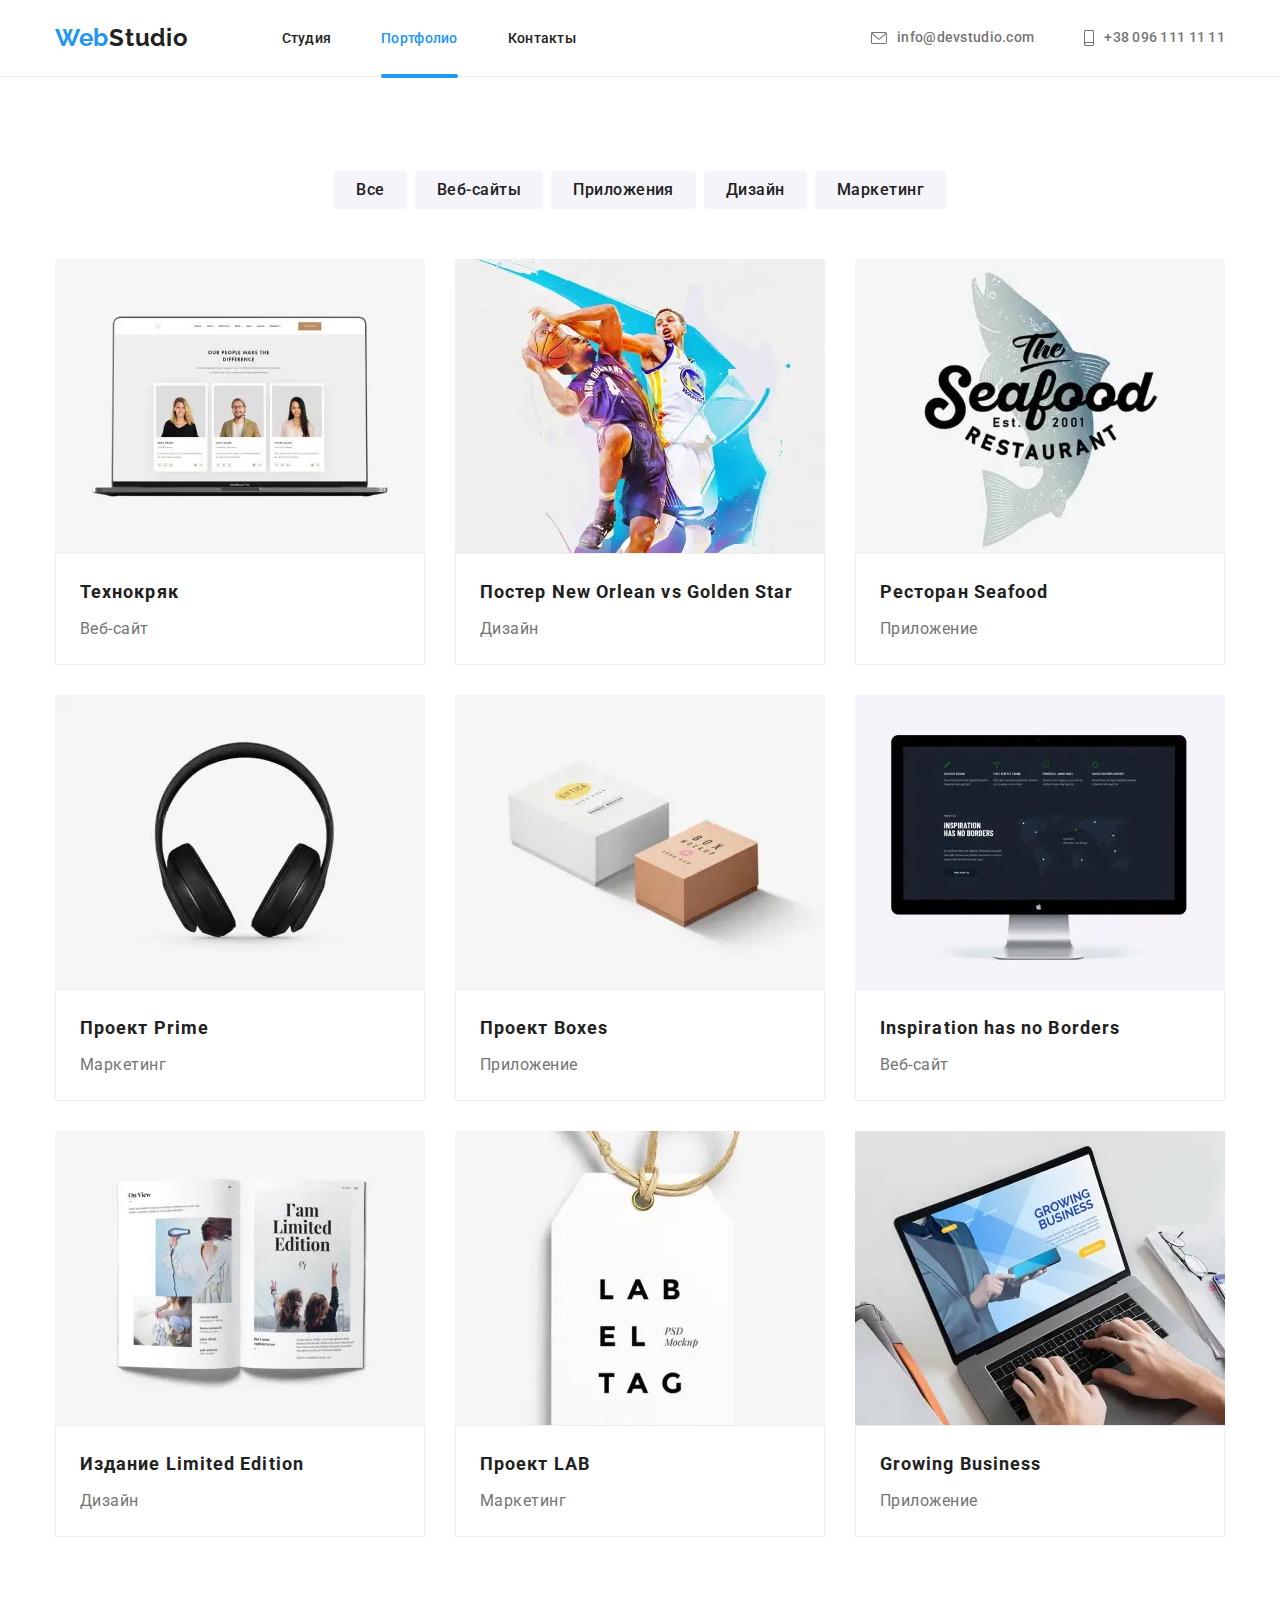
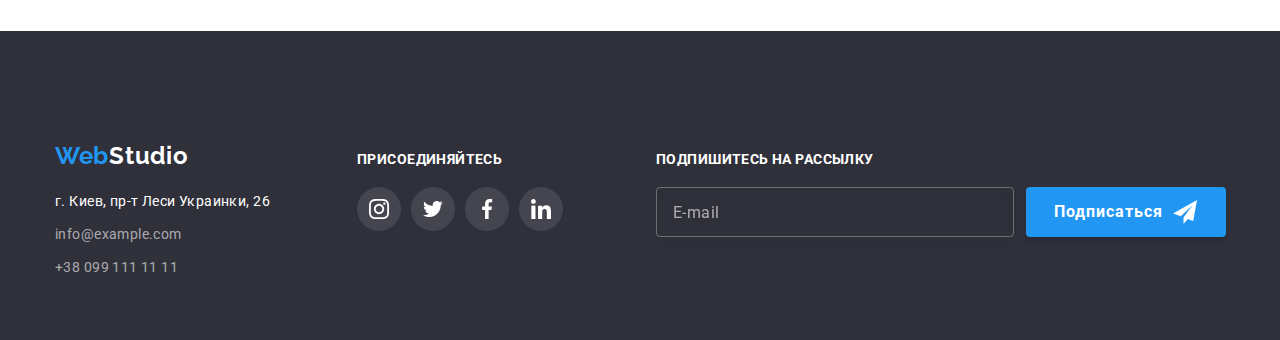
<file: portfolio.html>
<!DOCTYPE html>
<html lang="en">

<head>
    <meta charset="UTF-8">
    <meta http-equiv="X-UA-Compatible" content="IE=edge">
    <meta name="viewport" content="width=device-width, initial-scale=1.0">
    <title>Portfolio</title>
    <link rel="preconnect" href="https://fonts.googleapis.com">
    <link rel="preconnect" href="https://fonts.gstatic.com" crossorigin>
    <link
        href="https://fonts.googleapis.com/css2?family=Raleway:wght@700&family=Roboto:wght@400;500;700;900&display=swap"
        rel="stylesheet">
    <link rel="stylesheet" href="https://cdn.jsdelivr.net/npm/modern-normalize@1.1.0/modern-normalize.min.css">
    <link rel="stylesheet" href="./css/main.min.css">
</head>

<body>
    <header class="page-header">
        <div class="page-header__container container">
            <a href="./index.html" class="logo page-header__logo " lang="en">Web<span class="logo__dark">Studio</span></a>
            <button type="button" class="mobile-menu-open button " data-menu-open>
                <svg class="mobile-menu-open__icon" width="40" height="40">
                    <use href="./images/svg/sprite.svg#icon-menu-open"></use>
                </svg>
            </button>
            <div class="mobile-menu" data-menu>
                <div class="container mobile-menu__container ">
                    <button type="button" class="mobile-menu__close-btn button" data-menu-close>
                        <svg class="mobile-menu__close-icon" width="40" height="40">
                            <use href="./images/svg/sprite.svg#icon-modal-close-btn"></use>
                        </svg>
                    </button>
                    <ul class="mobile-menu__nav-list nav-mobile">
                        <li class="nav-mobile__item">
                            <a href="./index.html" class="nav-mobile__link ">Студия</a>
                        </li>
                        <li class="nav-mobile__item">
                            <a href="./portfolio.html" class="nav-mobile__link nav-mobile__link_current">Портфолио</a>
                        </li>
                        <li class="nav-mobile__item">
                            <a href="" class="nav-mobile__link">Контакты</a>
                        </li>
                    </ul>
                    <div class="wrapper">
                        <ul class="mobile-menu__contact-list">
                            <li class="mobile-menu__contact-item">
                                <a href="tel:+380961111111" class="mobile-menu__tel mobile-menu__contact-link">+38 096 111
                                    11 11</a>
                            </li>
                            <li class="mobile-menu__contact-item">
                                <a href="mailto:info@devstudio.com" class="mobile-menu__contact-link">info@devstudio.com</a>
                            </li>
                        </ul>
                        <ul class="mobile-menu__social-list">
                            <li class="mobile-menu__social-item">
                                <a href="" class="mobile-menu__social-link">Instagram</a>
                            </li>
                            <li class="mobile-menu__social-item">
                                <a href="" class="mobile-menu__social-link">Twitter</a>
                            </li>
                            <li class="mobile-menu__social-item">
                                <a href="" class="mobile-menu__social-link">Facebook</a>
                            </li>
                            <li class="mobile-menu__social-item">
                                <a href="" class="mobile-menu__social-link">LinkedIn</a>
                            </li>
                        </ul>
                    </div>
                </div>
            </div>
            <nav class="nav page-header__nav">
                <ul class="nav__list ">
                    <li class="nav__item"><a class=" nav__link " href="./index.html">Студия</a></li>
                    <li class="nav__item"><a class=" nav__link nav__link_current" href="./portfolio.html">Портфолио</a></li>
                    <li class="nav__item"><a class=" nav__link" href="">Контакты</a></li>
                </ul>
            </nav>
            <ul class="contact-list page-header__contact-list ">
                <li class="contact-list__item">
                    <a class=" contact-list__link" href="mailto:info@devstudio.com">
                        <svg class="contact-list__icon icon-envelope" width="16" height="12">
                            <use href="./images/svg/sprite.svg#icon-envelope"></use>
                        </svg>info@devstudio.com</a>
                </li>
                <li class="contact-list__item">
                    <a class=" contact-list__link" href="tel:+380961111111">
                        <svg class="contact-list__icon icon-smartphone" width="10" height="16">
                            <use href="./images/svg/sprite.svg#icon-smartphone"></use>
                        </svg>
                        +38 096 111 11 11</a>
                </li>
            </ul>
        </div>
    </header>

    <main>
        <section class="section">
            <div class="container">
                <h1 class="visually-hidden">Our works</h1>
                <ul class="filter-list">
                    <li class="filter-list__item"><button type="button" class="button secondary-btn">Все</button></li>
                    <li class="filter-list__item"><button type="button" class="button secondary-btn">Веб-сайты</button></li>
                    <li class="filter-list__item"><button type="button" class="button secondary-btn">Приложения</button></li>
                    <li class="filter-list__item"><button type="button" class="button secondary-btn">Дизайн</button></li>
                    <li class="filter-list__item"><button type="button" class="button secondary-btn">Маркетинг</button></li>
                </ul>
                <ul class="portfolio__list">
                    <li class="portfolio__item">
                        <a href="" class="portfolio__link">
                            <div class="portfolio__box-overlay">
                                <picture>
                                    <source
                                    srcset="./images/projects/desktop-project/desktop-project1.webp 1x, ./images/projects/desktop-project/desktop-project1@2x.webp 2x"
                                    media="(min-width: 1200px)" 
                                    type="image/webp" 
                                    />
                                    <source
                                    srcset="./images/projects/desktop-project/desktop-project1.jpg 1x, ./images/projects/desktop-project/desktop-project1@2x.jpg 2x"
                                    media="(min-width: 1200px)" 
                                    />
                                    <source
                                        srcset="./images/projects/tablet-project/tablet-project1.webp 1x, ./images/projects/tablet-project/tablet-project1@2x.webp 2x"
                                        media="(min-width: 768px)" type="image/webp" />
                                    <source
                                        srcset="./images/projects/tablet-project/tablet-project1.jpg 1x, ./images/projects/tablet-project/tablet-project1@2x.jpg 2x"
                                        media="(min-width: 768px)" />
                                    <source
                                    srcset="./images/projects/mobile-project/mobile-project1.webp 1x, ./images/projects/mobile-project/mobile-project1@2x.webp 2x"
                                    media="(max-width:767px)"
                                    type="image/webp"
                                    />
                                    <source
                                    srcset="./images/projects/mobile-project/mobile-project1.jpg 1x, ./images/projects/mobile-project/mobile-project1@2x.jpg 2x"
                                    media="(max-width:767px)"
                                    />
                                    <img src="./images/projects/mobile-project/mobile-project1.jpg" alt="Технокряк">
                                </picture>
                                <p class="portfolio__overlay">Ресурс предлагает комплексные предложения с разным уровнем функционала и сервисов. Все это позволит посетителю получить
                                исчерпывающие сведения о компании или частном лице.</p>
                            </div>
                            <div class="portfolio__description">
                                <h2 class="portfolio__title">Технокряк</h2>
                                <p class="portfolio__text">Веб-сайт</p>
                            </div>
                        </a>
                    </li>
                    <li class="portfolio__item">
                        <a href="" class="portfolio__link">
                            <div class="portfolio__box-overlay">
                                <picture>
                                    <source
                                    srcset="./images/projects/desktop-project/desktop-project2.webp 1x, ./images/projects/desktop-project/desktop-project2@2x.webp 2x"
                                    media="(min-width: 1200px)" 
                                    type="image/webp" 
                                    />
                                    <source
                                    srcset="./images/projects/desktop-project/desktop-project2.jpg 1x, ./images/projects/desktop-project/desktop-project2@2x.jpg 2x"
                                    media="(min-width: 1200px)" 
                                    />
                                    <source
                                    srcset="./images/projects/tablet-project/tablet-project2.webp 1x, ./images/projects/tablet-project/tablet-project2@2x.webp 2x"
                                    media="(min-width: 768px)" 
                                    type="image/webp" 
                                    />
                                    <source
                                    srcset="./images/projects/tablet-project/tablet-project2.jpg 1x, ./images/projects/tablet-project/tablet-project2@2x.jpg 2x"
                                    media="(min-width: 768px)" 
                                    />
                                    <source
                                    srcset="./images/projects/mobile-project/mobile-project2.webp 1x, ./images/projects/mobile-project/mobile-project2@2x.webp 2x"
                                    media="(max-width:767px)"
                                    type="image/webp"
                                    />
                                    <source
                                    srcset="./images/projects/mobile-project/mobile-project2.jpg 1x, ./images/projects/mobile-project/mobile-project2@2x.jpg 2x"
                                    media="(max-width:767px)"
                                    />
                                    <img src="./images/projects/mobile-project/mobile-project2.jpg" alt="Постер New Orlean vs Golden Star">
                                </picture>
                                <p class="portfolio__overlay">Ресурс предлагает комплексные предложения с разным уровнем функционала и сервисов. Все это
                                    позволит посетителю получить
                                    исчерпывающие сведения о компании или частном лице.</p>
                            </div>
                            <div class="portfolio__description">
                                <h2 class="portfolio__title">Постер New Orlean vs Golden Star</h2>
                                <p class="portfolio__text">Дизайн</p>
                            </div>
                        </a>
                    </li>
                    <li class="portfolio__item">
                        <a href="" class="portfolio__link">
                            <div class="portfolio__box-overlay">
                                <picture>
                                     <source
                                    srcset="./images/projects/desktop-project/desktop-project3.webp 1x, ./images/projects/desktop-project/desktop-project3@2x.webp 2x"
                                    media="(min-width: 1200px)" 
                                    type="image/webp" 
                                    />
                                    <source
                                    srcset="./images/projects/desktop-project/desktop-project3.jpg 1x, ./images/projects/desktop-project/desktop-project3@2x.jpg 2x"
                                    media="(min-width: 1200px)" 
                                    />
                                    <source
                                    srcset="./images/projects/tablet-project/tablet-project3.webp 1x, ./images/projects/tablet-project/tablet-project3@2x.webp 2x"
                                    media="(min-width: 768px)" 
                                    type="image/webp" 
                                    />
                                    <source
                                    srcset="./images/projects/tablet-project/tablet-project3.jpg 1x, ./images/projects/tablet-project/tablet-project3@2x.jpg 2x"
                                    media="(min-width: 768px)" 
                                    />
                                    <source
                                    srcset="./images/projects/mobile-project/mobile-project3.webp 1x, ./images/projects/mobile-project/mobile-project3@2x.webp 2x"
                                    media="(max-width:767px)"
                                    type="image/webp"
                                    />
                                    <source
                                    srcset="./images/projects/mobile-project/mobile-project3.jpg 1x, ./images/projects/mobile-project/mobile-project3@2x.jpg 2x"
                                    media="(max-width:767px)"
                                    />
                                    <img src="./images/projects/mobile-project/mobile-project3.jpg" alt="Ресторан Seafood">
                                </picture>
                                <p class="portfolio__overlay">Ресурс предлагает комплексные предложения с разным уровнем функционала и сервисов. Все это
                                    позволит посетителю получить
                                    исчерпывающие сведения о компании или частном лице.</p>
                            </div>
                            <div class="portfolio__description">
                                <h2 class="portfolio__title">Ресторан Seafood</h2>
                                <p class="portfolio__text">Приложение</p>
                            </div>
                        </a>
                    </li>
                    <li class="portfolio__item">
                        <a href="" class="portfolio__link">
                            <div class="portfolio__box-overlay">
                                <picture>
                                    <source
                                    srcset="./images/projects/desktop-project/desktop-project4.webp 1x, ./images/projects/desktop-project/desktop-project4@2x.webp 2x"
                                    media="(min-width: 1200px)" 
                                    type="image/webp" 
                                    />
                                    <source
                                    srcset="./images/projects/desktop-project/desktop-project4.jpg 1x, ./images/projects/desktop-project/desktop-project4@2x.jpg 2x"
                                    media="(min-width: 1200px)" 
                                    />
                                     <source
                                    srcset="./images/projects/tablet-project/tablet-project4.webp 1x, ./images/projects/tablet-project/tablet-project4@2x.webp 2x"
                                    media="(min-width: 768px)" 
                                    type="image/webp" 
                                    />
                                    <source
                                    srcset="./images/projects/tablet-project/tablet-project4.jpg 1x, ./images/projects/tablet-project/tablet-project4@2x.jpg 2x"
                                    media="(min-width: 768px)" 
                                    />
                                    <source
                                    srcset="./images/projects/mobile-project/mobile-project4.webp 1x, ./images/projects/mobile-project/mobile-project4@2x.webp 2x"
                                    media="(max-width:767px)"
                                    type="image/webp"
                                    />
                                    <source
                                    srcset="./images/projects/mobile-project/mobile-project4.jpg 1x, ./images/projects/mobile-project/mobile-project4@2x.jpg 2x"
                                    media="(max-width:767px)"
                                    />
                                    <img src="./images/projects/mobile-project/mobile-project4.jpg" alt="Проект Prime">
                                </picture>
                                <p class="portfolio__overlay">Ресурс предлагает комплексные предложения с разным уровнем функционала и сервисов. Все это
                                    позволит посетителю получить
                                    исчерпывающие сведения о компании или частном лице.</p>
                            </div>
                            <div class="portfolio__description">
                                <h2 class="portfolio__title">Проект Prime</h2>
                                <p class="portfolio__text">Маркетинг</p>
                            </div>
                        </a>
                    </li>
                    <li class="portfolio__item">
                        <a href="" class="portfolio__link">
                            <div class="portfolio__box-overlay">
                                <picture>
                                    <source
                                    srcset="./images/projects/desktop-project/desktop-project5.webp 1x, ./images/projects/desktop-project/desktop-project5@2x.webp 2x"
                                    media="(min-width: 1200px)" 
                                    type="image/webp" 
                                    />
                                    <source
                                    srcset="./images/projects/desktop-project/desktop-project5.jpg 1x, ./images/projects/desktop-project/desktop-project5@2x.jpg 2x"
                                    media="(min-width: 1200px)" 
                                    />
                                    <source
                                    srcset="./images/projects/tablet-project/tablet-project5.webp 1x, ./images/projects/tablet-project/tablet-project5@2x.webp 2x"
                                    media="(min-width: 768px)" 
                                    type="image/webp" 
                                    />
                                    <source
                                    srcset="./images/projects/tablet-project/tablet-project5.jpg 1x, ./images/projects/tablet-project/tablet-project5@2x.jpg 2x"
                                    media="(min-width: 768px)" 
                                    />
                                    <source
                                    srcset="./images/projects/mobile-project/mobile-project5.webp 1x, ./images/projects/mobile-project/mobile-project5@2x.webp 2x"
                                    media="(max-width:767px)"
                                    type="image/webp"
                                    />
                                    <source
                                    srcset="./images/projects/mobile-project/mobile-project5.jpg 1x, ./images/projects/mobile-project/mobile-project5@2x.jpg 2x"
                                    media="(max-width:767px)"
                                    />
                                    <img src="./images/projects/mobile-project/mobile-project5.jpg" alt="Проект Boxes">
                                </picture>
                                <p class="portfolio__overlay">Ресурс предлагает комплексные предложения с разным уровнем функционала и сервисов. Все это
                                    позволит посетителю получить исчерпывающие сведения о компании или частном лице.</p>
                            </div>
                            <div class="portfolio__description desc-tablet">
                                <h2 class="portfolio__title">Проект Boxes</h2>
                                <p class="portfolio__text">Приложение</p>
                            </div>
                        </a>
                    </li>
                    <li class="portfolio__item">
                        <a href="" class="portfolio__link">
                            <div class="portfolio__box-overlay">
                                <picture>
                                    <source
                                    srcset="./images/projects/desktop-project/desktop-project6.webp 1x, ./images/projects/desktop-project/desktop-project6@2x.webp 2x"
                                    media="(min-width: 1200px)" 
                                    type="image/webp" 
                                    />
                                    <source
                                    srcset="./images/projects/desktop-project/desktop-project6.jpg 1x, ./images/projects/desktop-project/desktop-project6@2x.jpg 2x"
                                    media="(min-width: 1200px)" 
                                    />
                                    <source
                                    srcset="./images/projects/tablet-project/tablet-project6.webp 1x, ./images/projects/tablet-project/tablet-project6@2x.webp 2x"
                                    media="(min-width: 768px)" 
                                    type="image/webp" 
                                    />
                                    <source
                                    srcset="./images/projects/tablet-project/tablet-project6.jpg 1x, ./images/projects/tablet-project/tablet-project6@2x.jpg 2x"
                                    media="(min-width: 768px)" 
                                    />
                                    <source
                                    srcset="./images/projects/mobile-project/mobile-project6.webp 1x, ./images/projects/mobile-project/mobile-project6@2x.webp 2x"
                                    media="(max-width:767px)"
                                    type="image/webp"
                                    />
                                    <source
                                    srcset="./images/projects/mobile-project/mobile-project6.jpg 1x, ./images/projects/mobile-project/mobile-project6@2x.jpg 2x"
                                    media="(max-width:767px)"
                                    />
                                    <img src="./images/projects/mobile-project/mobile-project6.jpg" alt="Inspiration has no Borders">
                                </picture>
                                <p class="portfolio__overlay">Ресурс предлагает комплексные предложения с разным уровнем функционала и сервисов. Все это
                                    позволит посетителю получить
                                    исчерпывающие сведения о компании или частном лице.</p>
                            </div>
                            <div class="portfolio__description">
                                <h2 class="portfolio__title">Inspiration has no Borders</h2>
                                <p class="portfolio__text">Веб-сайт</p>
                            </div>
                        </a>
                    </li>
                    <li class="portfolio__item">
                        <a href="" class="portfolio__link">
                            <div class="portfolio__box-overlay">
                                <picture>
                                    <source
                                    srcset="./images/projects/desktop-project/desktop-project7.webp 1x, ./images/projects/desktop-project/desktop-project7@2x.webp 2x"
                                    media="(min-width: 1200px)" 
                                    type="image/webp" 
                                    />
                                    <source
                                    srcset="./images/projects/desktop-project/desktop-project7.jpg 1x, ./images/projects/desktop-project/desktop-project7@2x.jpg 2x"
                                    media="(min-width: 1200px)" 
                                    />
                                    <source
                                    srcset="./images/projects/tablet-project/tablet-project7.webp 1x, ./images/projects/tablet-project/tablet-project7@2x.webp 2x"
                                    media="(min-width: 768px)" 
                                    type="image/webp" 
                                    />
                                    <source
                                    srcset="./images/projects/tablet-project/tablet-project7.jpg 1x, ./images/projects/tablet-project/tablet-project7@2x.jpg 2x"
                                    media="(min-width: 768px)" 
                                    />
                                    <source
                                    srcset="./images/projects/mobile-project/mobile-project7.webp 1x, ./images/projects/mobile-project/mobile-project7@2x.webp 2x"
                                    media="(max-width:767px)"
                                    type="image/webp"
                                    />
                                    <source
                                    srcset="./images/projects/mobile-project/mobile-project7.jpg 1x, ./images/projects/mobile-project/mobile-project7@2x.jpg 2x"
                                    media="(max-width:767px)"
                                    />
                                    <img src="./images/projects/mobile-project/mobile-project7.jpg" alt="Издание Limited Edition">
                                </picture>
                                <p class="portfolio__overlay">Ресурс предлагает комплексные предложения с разным уровнем функционала и сервисов. Все это
                                    позволит посетителю получить
                                    исчерпывающие сведения о компании или частном лице.</p>
                            </div>
                            <div class="portfolio__description">
                                <h2 class="portfolio__title">Издание Limited Edition</h2>
                                <p class="portfolio__text">Дизайн</p>
                            </div>
                        </a>
                    </li>
                    <li class="portfolio__item">
                        <a href="" class="portfolio__link">
                            <div class="portfolio__box-overlay">
                                <picture>
                                    <source
                                    srcset="./images/projects/desktop-project/desktop-project8.webp 1x, ./images/projects/desktop-project/desktop-project8@2x.webp 2x"
                                    media="(min-width: 1200px)" 
                                    type="image/webp" 
                                    />
                                    <source
                                    srcset="./images/projects/desktop-project/desktop-project8.jpg 1x, ./images/projects/desktop-project/desktop-project8@2x.jpg 2x"
                                    media="(min-width: 1200px)" 
                                    />
                                    <source
                                    srcset="./images/projects/tablet-project/tablet-project8.webp 1x, ./images/projects/tablet-project/tablet-project8@2x.webp 2x"
                                    media="(min-width: 768px)" 
                                    type="image/webp" 
                                    />
                                    <source
                                    srcset="./images/projects/tablet-project/tablet-project8.jpg 1x, ./images/projects/tablet-project/tablet-project8@2x.jpg 2x"
                                    media="(min-width: 768px)" 
                                    />
                                    <source
                                    srcset="./images/projects/mobile-project/mobile-project8.webp 1x, ./images/projects/mobile-project/mobile-project8@2x.webp 2x"
                                    media="(max-width:767px)"
                                    type="image/webp"
                                    />
                                    <source
                                    srcset="./images/projects/mobile-project/mobile-project8.jpg 1x, ./images/projects/mobile-project/mobile-project8@2x.jpg 2x"
                                    media="(max-width:767px)"
                                    />
                                    <img src="./images/projects/mobile-project/mobile-project8.jpg" alt="Проект LAB">
                                </picture>
                                <p class="portfolio__overlay">Ресурс предлагает комплексные предложения с разным уровнем функционала и сервисов. Все это
                                    позволит посетителю получить
                                    исчерпывающие сведения о компании или частном лице.</p>
                            </div>
                            <div class="portfolio__description">
                                <h2 class="portfolio__title">Проект LAB</h2>
                                <p class="portfolio__text">Маркетинг</p>
                            </div>
                        </a>
                    </li>
                    <li class="portfolio__item">
                        <a href="" class="portfolio__link">
                            <div class="portfolio__box-overlay">
                                <picture>
                                    <source
                                    srcset="./images/projects/desktop-project/desktop-project9.webp 1x, ./images/projects/desktop-project/desktop-project9@2x.webp 2x"
                                    media="(min-width: 1200px)" 
                                    type="image/webp" 
                                    />
                                    <source
                                    srcset="./images/projects/desktop-project/desktop-project9.jpg 1x, ./images/projects/desktop-project/desktop-project9@2x.jpg 2x"
                                    media="(min-width: 1200px)" 
                                    />
                                    <source
                                    srcset="./images/projects/tablet-project/tablet-project9.webp 1x, ./images/projects/tablet-project/tablet-project9@2x.webp 2x"
                                    media="(min-width: 768px)" 
                                    type="image/webp" 
                                    />
                                    <source
                                    srcset="./images/projects/tablet-project/tablet-project9.jpg 1x, ./images/projects/tablet-project/tablet-project9@2x.jpg 2x"
                                    media="(min-width: 768px)" 
                                    />
                                    <source
                                    srcset="./images/projects/mobile-project/mobile-project9.webp 1x, ./images/projects/mobile-project/mobile-project9@2x.webp 2x"
                                    media="(max-width:767px)"
                                    type="image/webp"
                                    />
                                    <source
                                    srcset="./images/projects/mobile-project/mobile-project9.jpg 1x, ./images/projects/mobile-project/mobile-project9@2x.jpg 2x"
                                    media="(max-width:767px)"
                                    />
                                    <img src="./images/projects/mobile-project/mobile-project9.jpg" alt="Growing Business">
                                </picture>
                                <p class="portfolio__overlay">Ресурс предлагает комплексные предложения с разным уровнем функционала и сервисов. Все это
                                    позволит посетителю получить
                                    исчерпывающие сведения о компании или частном лице.</p>
                            </div>
                            <div class="portfolio__description">
                                <h2 class="portfolio__title">Growing Business</h2>
                                <p class="portfolio__text">Приложение</p>
                            </div>
                        </a>
                    </li>
                </ul>
            </div>
        </section>


    </main>

    <footer class="footer">
        <div class="container footer-container">
            <div class="footer__address">
                <a href="./index.html" class="logo">Web<span class="logo__white">Studio</span></a>
                <address class="address">
                    <ul class="address__list">
                        <li class="address__item">
                            <a class="address__map" target="_blank" rel="noopener noreferrer"
                                href="https://www.google.com.ua/maps/place/бул.+Леси+Украинки,+26,+Киев,+02000/@50.4265807,30.5361918,17z/data=!3m1!4b1!4m5!3m4!1s0x40d4cf0e033ecbe9:0x57a4dffefec77da0!8m2!3d50.4265807!4d30.5383858?hl=ru">г.
                                Киев, пр-т Леси Украинки, 26</a>
                        </li>
                        <li class="address__item"><a class="address__link"
                                href="mailto:info@example.com">info@example.com</a></li>
                        <li class="address__item"><a class="address__link" href="tel:+380991111111">+38 099 111 11
                                11</a></li>
                    </ul>
                </address>
            </div>
            <div class="subscribe-social">
                <h3 class="subscribe-social__title">присоединяйтесь</h3>
                <ul class="subscribe-social__list social-list">
                    <li class="subscribe-social__item">
                        <a href="" class="subscribe-social__link social-list__link">
                            <svg class="subscribe-social__icon" width="20" height="20">
                                <use href="./images/svg/sprite.svg#icon-instagram"></use>
                            </svg>
                        </a>
                    </li>
                    <li class="subscribe-social__item">
                        <a href="" class="subscribe-social__link social-list__link">
                            <svg class="subscribe-social__icon" width="20" height="20">
                                <use href="./images/svg/sprite.svg#icon-twitter"></use>
                            </svg>
                        </a>
                    </li>
                    <li class="subscribe-social__item">
                        <a href="" class="subscribe-social__link social-list__link">
                            <svg class="subscribe-social__icon" width="20" height="20">
                                <use href="./images/svg/sprite.svg#icon-facebook"></use>
                            </svg>
                        </a>
                    </li>
                    <li class="subscribe-social__item">
                        <a href="" class="subscribe-social__link social-list__link">
                            <svg class="subscribe-social__icon" width="20" height="20">
                                <use href="./images/svg/sprite.svg#icon-linkedin"></use>
                            </svg>
                        </a>
                    </li>
                </ul>
            </div>
            <form class="footer-form">
                <p class="footer-form__desc">Подпишитесь на рассылку</p>
                <div class="footer-form__wrapper">
                    <input type="email" name="user_email" class="footer-form__input" placeholder="E-mail">
                    <button type="submit" class="button primary-btn footer-form__btn-submit">Подписаться
                        <svg class="footer-form__icon" width="24" height="24">
                            <use href="./images/svg/sprite.svg#icon-send"></use>
                        </svg>
                    </button>
                </div>
            </form>
        </div>
    </footer>

<script src="./js/mobile-menu.js"></script>
</body>

</html>
</file>
<file: css/main.min.css>
:root{--font-family: "Roboto", sans-serif;--font-family-secondary: "Raleway", sans-serif;--primary-text-color: #757575;--secondary-text-color: #212121;--white-color: #FFF;--transparent-text-color: rgba(255, 255, 255, 0.6);--accent-blue: #2196F3;--accent-dark: #000;--accent-bgc: #2F303A;--secondary-bgc: #F5F4FA;--work-bgc: rgba(47, 48, 58, 0.8);--portfolio-bgc: rgba(33, 150, 243, 0.9);--modal-bgc: rgba(0, 0, 0, 0.2);--icon-bgc: rgba(255, 255, 255, 0.1);--color-icon: #AFB1B8;--transition-dur-and-func: 250ms cubic-bezier(0.4, 0, 0.2, 1)}.visually-hidden{position:absolute;white-space:nowrap;width:1px;height:1px;overflow:hidden;border:0;padding:0;clip:rect(0 0 0 0);clip-path:inset(50%);margin:-1px}h1,h2,h3,h4,p{margin-top:0;margin-bottom:0}a{text-decoration:none;font-family:inherit;color:inherit}ul,ol{list-style:none;margin-top:0;margin-bottom:0;padding-left:0}img{height:auto;max-width:100%;display:block}body{color:var(--primary-text-color);background-color:var(--primary-bgc-color);font-family:var(--font-family);font-size:14px;letter-spacing:.03em}.section{padding-top:60px;padding-bottom:60px}@media screen and (min-width: 1200px){.section{padding-top:94px;padding-bottom:94px}}.container{padding-left:15px;padding-right:15px}@media screen and (min-width: 480px){.container{margin-right:auto;margin-left:auto;width:480px}}@media screen and (min-width: 768px){.container{width:768px}}@media screen and (min-width: 1200px){.container{width:1200px}}.button{font-size:16px;border:none;background-color:rgba(0,0,0,0);color:inherit;cursor:pointer;display:inline-block}@media screen and (max-width: 767px){.mobile-menu-open,.mobile-menu__close-btn{margin-left:auto;padding:0;line-height:0}.mobile-menu-open__icon{fill:var(--secondary-text-color);transition:fill var(--transition-dur-and-func)}.mobile-menu-open:hover .mobile-menu-open__icon,.mobile-menu-open:focus .mobile-menu-open__icon{fill:var(--accent-blue)}.mobile-menu{z-index:1000;position:fixed;width:100%;height:100%;top:0;left:0;background-color:var(--white-color);opacity:0;visibility:hidden;pointer-events:none;transition:opacity var(--transition-dur-and-func),visibility var(--transition-dur-and-func)}.mobile-menu.is-open{opacity:1;visibility:visible;pointer-events:auto}.mobile-menu__container{display:flex;flex-direction:column;justify-content:space-between;height:100%;padding-top:48px;padding-bottom:48px;padding-left:40px;position:relative}.mobile-menu__close-btn{position:absolute;top:10px;right:15px}.mobile-menu__close-icon{fill:var(--secondary-text-color);transition:fill var(--transition-dur-and-func)}.mobile-menu__close-btn:hover .mobile-menu__close-icon,.mobile-menu__close-btn:focus .mobile-menu__close-icon{fill:var(--accent-blue)}.nav-mobile__item:not(:last-child){margin-bottom:32px}.nav-mobile__link{font-size:40px;font-weight:500;line-height:1.175;letter-spacing:.02em;color:var(--secondary-text-color);transition:color var(--transition-dur-and-func)}.nav-mobile__link:hover,.nav-mobile__link:focus{color:var(--accent-blue)}.nav-mobile__link_current{color:var(--accent-blue)}.mobile-menu__contact-list{margin-bottom:64px}.mobile-menu__contact-item:not(:last-child){margin-bottom:32px}.mobile-menu__contact-link{font-size:24px;font-weight:500;line-height:1.1666666667;letter-spacing:.02em;color:var(--primary-text-color)}.mobile-menu__tel{font-size:34px;font-weight:500;line-height:1.1764705882;letter-spacing:.02em;color:var(--accent-blue)}.mobile-menu__social-list{display:flex;flex-wrap:wrap;gap:10px;text-align:center}.mobile-menu__social-link{font-size:18px;font-weight:500;line-height:1.2222222222;letter-spacing:.02em;color:var(--accent-blue);transition:color var(--transition-dur-and-func)}.mobile-menu__social-link:hover,.mobile-menu__social-link:focus{color:#188ce8}.mobile-menu__social-item:not(:last-child):after{content:"";margin-left:10px;border:1px solid rgba(33,33,33,.2);transform:rotate(90deg)}}.hero__btn{transition:background-color var(--transition-dur-and-func);font-weight:700;line-height:1.88;text-align:center;letter-spacing:.06em;color:var(--white-color);background-color:var(--accent-blue);display:flex;align-items:center;padding:10px 32px;margin-left:auto;margin-right:auto;box-shadow:0px 4px 4px rgba(0,0,0,.15);border-radius:4px;min-height:50px;min-width:200px}.hero__btn:hover,.hero__btn:focus{background-color:#188ce8}.secondary-btn{transition:color var(--transition-dur-and-func),background-color var(--transition-dur-and-func),box-shadow var(--transition-dur-and-func);font-weight:500;letter-spacing:.03em;line-height:1.62;text-align:center;color:var(--secondary-text-color);background:var(--secondary-bgc);margin-left:auto;margin-right:auto;padding:6px 22px;border-radius:4px;min-width:73px;min-height:38px}.secondary-btn:hover,.secondary-btn:focus{color:var(--white-color);background-color:var(--accent-blue);box-shadow:0px 3px 1px rgba(0,0,0,.1),0px 1px 2px rgba(0,0,0,.08),0px 2px 2px rgba(0,0,0,.12)}.logo{font-family:var(--font-family-secondary);font-size:24px;font-weight:700;line-height:1.1666666667;letter-spacing:.03em;color:var(--accent-blue)}.section__title{margin-bottom:30px;font-size:28px;font-weight:700;line-height:1.1785714286;letter-spacing:.03em;text-align:center;color:var(--secondary-text-color)}@media screen and (min-width: 1200px){.section__title{margin-bottom:50px;letter-spacing:.03em;font-size:36px;font-weight:700;line-height:1.1666666667}}.backdrop{position:fixed;top:0px;left:0px;width:100%;height:100%;background-color:var(--modal-bgc);z-index:100;transition:opacity var(--transition-dur-and-func),visibility var(--transition-dur-and-func)}.backdrop.is-hidden{opacity:0;visibility:hidden;pointer-events:none}.modal{position:absolute;top:50%;left:50%;transform:translate(-50%, -50%);background-color:var(--white-color);box-shadow:0px 1px 3px rgba(0,0,0,.12),0px 1px 1px rgba(0,0,0,.14),0px 2px 1px rgba(0,0,0,.2);border-radius:4px;width:95%;height:609px;background-color:var(--white-color)}.modal__close-btn{position:absolute;top:8px;right:8px;display:flex;justify-content:center;align-items:center;padding:0px;width:30px;height:30px;border-radius:50%;border:1px solid rgba(0,0,0,.1);background-color:rgba(0,0,0,0)}.modal__close-btn-icon{transition:fill var(--transition-dur-and-func);fill:var(--accent-dark)}.modal__close-btn:hover .modal__close-btn-icon,.modal__close-btn:focus .modal__close-btn-icon{fill:var(--accent-blue)}@media screen and (min-width: 480px){.modal{width:450px;height:609px}}@media screen and (min-width: 1200px){.modal{width:528px;height:581px}}.modal-form{display:flex;flex-direction:column;padding:40px}.modal-form__general-desc{margin-bottom:12px;font-size:20px;font-weight:700;line-height:1.15;text-align:center;letter-spacing:.03em;color:var(--secondary-text-color)}.modal-form__label{margin-bottom:10px}.modal-message{margin-bottom:20px}.modal-form__input-desc{display:block;margin-bottom:4px;font-size:12px;font-weight:400;line-height:1.1666666667;letter-spacing:.01em}.modal-form__input-wrapper{position:relative;display:block}.modal-form__input{padding-left:42px;width:100%;height:40px;border:1px solid rgba(33,33,33,.2);border-radius:4px;font-size:14px;font-weight:400;line-height:1.1428571429;letter-spacing:.01em;cursor:pointer;color:var(--secondary-text-color);transition:border-color var(--transition-dur-and-func)}.modal-form__input:focus{outline:none;border-color:var(--accent-blue)}.modal-form__input-icon{position:absolute;top:50%;left:12px;transform:translate(0, -50%);fill:var(--secondary-text-color);transition:fill var(--transition-dur-and-func)}.modal-form__input:focus+.modal-form__input-icon{fill:var(--accent-blue)}.modal-form__message{display:block;resize:none;width:100%;height:120px;padding:12px 16px;border:1px solid rgba(33,33,33,.2);border-radius:4px;font-size:14px;font-weight:400;line-height:1.1428571429;letter-spacing:.01em;color:var(--secondary-text-color);transition:border-color var(--transition-dur-and-func)}.modal-form__message:focus{outline:none;border-color:var(--accent-blue)}.modal-form__message::placeholder{font-size:14px;font-weight:400;line-height:1.1428571429;letter-spacing:.01em;color:rgba(117,117,117,.5)}.modal-form__check-desc{display:flex;width:100%;align-items:center;margin-bottom:30px}.modal-form__check-desc::before{content:"";display:block;width:16px;height:15px;margin-right:5px;border:2px solid var(--secondary-text-color);border-radius:2px;cursor:pointer;transition:background-color var(--transition-dur-and-func),background-image var(--transition-dur-and-func)}.modal-form__check:checked+.modal-form__check-desc::before{background-color:var(--accent-blue);border:rgba(0,0,0,0);background-image:url(../images/svg/yes.svg);background-repeat:no-repeat;background-position:50% 50%}.modal-form__check-desc,.modal-form__check-link{font-size:12px;font-weight:400;line-height:1.1666666667;letter-spacing:.03em}.modal-form__check-link{text-decoration-line:underline;color:var(--accent-blue)}.modal-form__submit{transition:background-color var(--transition-dur-and-func);font-weight:700;line-height:1.88;text-align:center;letter-spacing:.06em;color:var(--white-color);background-color:var(--accent-blue);display:flex;align-items:center;padding:10px 56px;margin-left:auto;margin-right:auto;box-shadow:0px 4px 4px rgba(0,0,0,.15);border-radius:4px;min-height:50px;min-width:200px}.modal-form__submit:hover,.modal-form__submit:focus{background-color:#188ce8}@media screen and (min-width: 1200px){.modal-form__check-desc,.modal-form__check-link{font-size:14px;font-weight:400;line-height:1.7142857143}}.page-header{padding-top:10px;padding-bottom:10px;border-bottom:1px solid #ececec}.page-header__container{position:relative;display:flex;align-items:center}.logo__dark{color:var(--secondary-text-color)}@media screen and (max-width: 767px){.nav__list{display:none}.contact-list{display:none}}@media screen and (min-width: 768px){.mobile-menu{display:none}.mobile-menu-open{display:none}.page-header{padding-top:21px;padding-bottom:21px}.page-header__logo{margin-right:87px}.nav__list{display:flex;align-items:center}.nav__item:not(:last-child){margin-right:50px}.nav__link{transition:color var(--transition-dur-and-func);font-size:14px;font-weight:500;line-height:1.1428571429;letter-spacing:.02em;color:var(--secondary-text-color)}.nav__link_current{position:relative;color:var(--accent-blue)}.nav__link_current::after{position:absolute;left:0;bottom:-32px;content:"";background-color:var(--accent-blue);border-radius:2px;width:100%;height:4px}.contact-list{margin-left:auto}.contact-list__item:not(:last-child){margin-bottom:10px}.icon-envelope{width:14px;height:10px}.icon-smartphone{width:10px;height:14px}.contact-list__icon{margin-right:8px;fill:currentColor}.contact-list__link{transition:color var(--transition-dur-and-func);display:flex;align-items:center;font-size:12px;font-weight:500;line-height:1.1666666667;letter-spacing:.02em}.nav__link:hover,.nav__link:focus,.contact-list__link:hover,.contact-list__link:focus{color:var(--accent-blue)}}@media screen and (min-width: 1200px){.page-header{padding-top:24px;padding-bottom:24px}.page-header__logo{margin-right:93px}.contact-list__link{font-size:14px;font-weight:500;line-height:1.1428571429;line-height:1.14}.icon-envelope{width:16px;height:12px}.icon-smartphone{width:10px;height:16px}.contact-list{display:flex;align-items:center}.contact-list__item:not(:last-child){margin-right:50px;margin-bottom:0}.contact-list__icon{margin-right:10px}}.hero{background-image:linear-gradient(rgba(47, 48, 58, 0.4), rgba(47, 48, 58, 0.4)),url("../images/hero/mobile-background.jpg");background-size:cover;background-repeat:no-repeat;background-position:50% 50%;margin-left:auto;margin-right:auto;background-color:var(--accent-bgc);padding-top:118px;padding-bottom:118px}.hero__title{font-size:26px;font-weight:900;line-height:1.6153846154;text-align:center;letter-spacing:.06em;text-transform:uppercase;color:var(--white-color);max-width:362px;margin-left:auto;margin-right:auto;margin-bottom:30px}@media screen and (min-device-pixel-ratio: 2)and (max-width: 767px),screen and (min-resolution: 192dpi)and (max-width: 767px),screen and (min-resolution: 2dppx)and (max-width: 767px){.hero{background-image:linear-gradient(rgba(47, 48, 58, 0.4), rgba(47, 48, 58, 0.4)),url(../images/hero/mobile-background@2x.jpg)}}@media screen and (min-width: 768px){.hero{background-image:linear-gradient(rgba(47, 48, 58, 0.4), rgba(47, 48, 58, 0.4)),url(../images/hero/tablet-background.jpg)}}@media screen and (min-device-pixel-ratio: 2)and (min-width: 768px),screen and (min-resolution: 192dpi)and (min-width: 768px),screen and (min-resolution: 2dppx)and (min-width: 768px){.hero{background-image:linear-gradient(rgba(47, 48, 58, 0.4), rgba(47, 48, 58, 0.4)),url(../images/hero/tablet-background@2x.jpg)}}@media screen and (min-width: 1200px){.hero{background-image:linear-gradient(rgba(47, 48, 58, 0.4), rgba(47, 48, 58, 0.4)),url(../images/hero/desktop-background.jpg);max-width:1600px;padding-top:200px;padding-bottom:200px}.hero__title{font-size:44px;font-weight:900;line-height:1.3636363636;max-width:696px}}@media screen and (min-device-pixel-ratio: 2)and (min-width: 1200px),screen and (min-resolution: 192dpi)and (min-width: 1200px),screen and (min-resolution: 2dppx)and (min-width: 1200px){.hero{background-image:linear-gradient(rgba(47, 48, 58, 0.4), rgba(47, 48, 58, 0.4)),url(../images/hero/desktop-background@2x.jpg)}}.feature-section__item:not(:last-child){margin-bottom:30px}.feature-section__box{display:flex;justify-content:center;align-items:center;height:120px;background-color:var(--secondary-bgc);border-radius:4px;margin-bottom:30px}.feature-section__title{font-size:14px;font-weight:700;line-height:1.1428571429;text-transform:uppercase;text-align:center;color:var(--secondary-text-color);margin-bottom:10px}.feature-section__text{font-size:14px;font-weight:400;line-height:1.7142857143;letter-spacing:.03em}@media screen and (min-width: 768px){.feature-section__list{display:flex;flex-wrap:wrap;gap:30px}.feature-section__item{flex-basis:calc((100% - 30px)/2)}.feature-section__item:not(:last-child){margin-bottom:0}.feature-section__title{text-align:left}}@media screen and (min-width: 1200px){.feature-section__item{flex-basis:calc((100% - 90px)/4)}}@media screen and (max-width: 1199px){.section_no-padding-top{display:none}}@media screen and (min-width: 1200px){.section_no-padding-top{padding-top:0px}.works__list{display:flex;column-gap:30px}.works__item{position:relative;flex-basis:calc((100% - 60px)/3)}.works__title{display:flex;justify-content:center;align-items:center;position:absolute;bottom:0px;left:0px;width:100%;height:70px;overflow:auto;font-size:14px;font-weight:700;line-height:1.1428571429;text-transform:uppercase;color:var(--white-color);background-color:var(--work-bgc)}}.team_other-bgc{background-color:var(--secondary-bgc)}.team__item{background:var(--white-color);box-shadow:0px 1px 3px rgba(0,0,0,.12),0px 1px 1px rgba(0,0,0,.14),0px 2px 1px rgba(0,0,0,.2);border-radius:0px 0px 4px 4px}.team__item:not(:last-child){margin-bottom:30px}.team-img{width:450px;height:460px}.team__description{padding-top:30px;padding-bottom:24px}.team__title{font-size:16px;font-weight:500;line-height:1.1875;letter-spacing:.03em;text-align:center;color:var(--secondary-text-color);margin-bottom:10px}.team__text{margin-bottom:16px;font-size:16px;font-weight:400;line-height:1.1875;letter-spacing:.03em;text-align:center}.social-list{display:flex;justify-content:center;gap:10px}.social-list__link{transition:background-color var(--transition-dur-and-func);display:flex;justify-content:center;align-items:center;width:44px;height:44px;border-radius:50%}.social-list__link{background-color:var(--white-color)}.social-list__link:hover,.social-list__link:focus{background-color:var(--accent-blue)}.social-list__icon{transition:fill var(--transition-dur-and-func);fill:var(--color-icon)}.social-list__link:hover .social-list__icon,.social-list__link:focus .social-list__icon{fill:var(--white-color)}@media screen and (min-width: 768px){.team__list{display:flex;flex-wrap:wrap;gap:30px}.team-img{width:354px;height:374px}.team__item{flex-basis:calc((100% - 30px)/2)}.team__item:not(:last-child){margin-bottom:0}}@media screen and (min-width: 1200px){.team__item{flex-basis:calc((100% - 90px)/4)}.team-img{width:270px;height:260px}.team__description{padding-top:30px;padding-bottom:30px}}.client__list{display:flex;justify-content:center;flex-wrap:wrap;gap:30px}.client__link{transition:border var(--transition-dur-and-func);display:flex;justify-content:center;align-items:center;width:210px;height:92px;border:1px solid var(--color-icon);border-radius:4px;background-color:var(--white-color)}.client__link:hover,.client__link:focus{border:1px solid var(--accent-blue)}.client__icon{transition:fill var(--transition-dur-and-func);fill:var(--color-icon)}.client__link:hover .client__icon,.client__link:focus .client__icon{fill:var(--accent-blue)}@media screen and (min-width: 768px){.client__link{width:226px}}@media screen and (min-width: 1200px){.client__link{width:170px}}.filter-list{display:flex;flex-wrap:wrap;margin-bottom:40px;row-gap:15px}.filter-list__item:not(:last-child){margin-right:8px}.portfolio__list{display:flex;justify-content:center;flex-wrap:wrap}.portfolio__item:not(:last-child){margin-bottom:30px}.portfolio__link{display:flex;flex-direction:column;height:100%;transition:box-shadow var(--transition-dur-and-func)}.portfolio__link:hover,.portfolio__link:focus{box-shadow:0px 1px 1px rgba(0,0,0,.12),0px 4px 4px rgba(0,0,0,.06),1px 4px 6px rgba(0,0,0,.16)}.portfolio__box-overlay{position:relative;overflow:hidden}.portfolio__overlay{position:absolute;top:0px;left:0px;width:100%;height:100%;padding-left:24px;padding-right:24px;padding-top:77px;transform:translate(0, 100%);transition:transform var(--transition-dur-and-func);font-size:18px;letter-spacing:.03em;line-height:1.56;color:var(--white-color);background-color:var(--portfolio-bgc)}.portfolio__link:hover .portfolio__overlay,.portfolio__link:focus .portfolio__overlay{transform:translate(0, 0)}.portfolio__description{flex-grow:1;background:#fff;border:1px solid #eee;padding:20px 24px}.portfolio__title{font-size:18px;font-weight:700;line-height:2;letter-spacing:.06em;color:var(--secondary-text-color);margin-bottom:4px}.portfolio__text{font-size:16px;letter-spacing:.03em;line-height:1.88}@media screen and (min-width: 768px){.filter-list{row-gap:0;justify-content:center;margin-bottom:30px}.portfolio__overlay{padding-top:49px;width:370px}.portfolio__list{justify-content:flex-start;row-gap:30px;column-gap:30px}.portfolio__item{flex-basis:calc((100% - 30px)/2)}.portfolio__item:not(:last-child){margin-bottom:0}}@media screen and (min-width: 1200px){.filter-list{margin-bottom:50px}.portfolio__item{flex-basis:calc((100% - 60px)/3)}.portfolio__overlay{padding-top:63px}}.footer{background-color:var(--accent-bgc);padding-top:60px;padding-bottom:60px}.footer__address{text-align:center;margin-bottom:60px}.logo__white{color:var(--white-color)}.address{font-style:normal;margin-top:20px}.address__item:not(:last-child){margin-bottom:8px}.address__map{transition:color var(--transition-dur-and-func);line-height:1.71;color:var(--white-color)}.address__link:hover,.address__link:focus,.address__map:hover,.address__map:focus{color:var(--accent-blue)}.address__link{transition:color var(--transition-dur-and-func);line-height:1.71;color:var(--transparent-text-color)}.subscribe-social{margin-bottom:60px}.subscribe-social__title{text-align:center;margin-bottom:20px;font-size:14px;font-weight:700;line-height:1.1428571429;text-transform:uppercase;color:var(--white-color)}.subscribe-social__link{background-color:var(--icon-bgc)}.subscribe-social__link:hover,.subscribe-social__link:focus{background-color:var(--accent-blue)}.subscribe-social__icon{fill:var(--white-color)}.footer-form{text-align:center}.footer-form__desc{margin-bottom:20px;font-size:14px;font-weight:700;line-height:1.1428571429;letter-spacing:.03em;text-transform:uppercase;color:var(--white-color)}.footer-form__input{margin-bottom:20px;padding-left:16px;margin-right:12px;background-color:rgba(0,0,0,0);width:100%;height:50px;border:1px solid rgba(255,255,255,.3);filter:drop-shadow(0px 4px 4px rgba(0, 0, 0, 0.15));border-radius:4px;outline:none;font-size:16px;font-weight:400;line-height:1.25;letter-spacing:.03em}.footer-form__input::placeholder{font-size:16px;font-weight:400;line-height:1.25;letter-spacing:.03em;color:rgba(255,255,255,.6)}.footer-form__input:focus{color:var(--white-color)}.footer-form__btn-submit{padding:10px 28px}.footer-form__icon{margin-left:10px;fill:var(--white-color)}.footer-form__btn-submit{transition:background-color var(--transition-dur-and-func);font-weight:700;line-height:1.88;text-align:center;letter-spacing:.06em;color:var(--white-color);background-color:var(--accent-blue);display:flex;align-items:center;padding:10px 28px;margin-left:auto;margin-right:auto;box-shadow:0px 4px 4px rgba(0,0,0,.15);border-radius:4px;min-height:50px;min-width:200px}.footer-form__btn-submit:hover,.footer-form__btn-submit:focus{background-color:#188ce8}@media screen and (min-width: 768px){.footer-container{display:flex;align-items:baseline;justify-content:space-around;flex-wrap:wrap}.footer__address{margin-bottom:0;min-width:232px}.subscribe-social{margin-bottom:0}.footer-form{margin-top:60px;min-width:450px}}@media screen and (min-width: 1200px){.footer-container{display:flex;align-items:baseline;justify-content:flex-start;flex-wrap:nowrap}.address__item:not(:last-child){margin-bottom:9px}.subscribe-social{margin-left:70px}.subscribe-social__title{text-align:start}.footer__address{text-align:start}.footer-form{margin-left:93px;min-width:570px}.footer-form__wrapper{display:flex}.footer-form__input{margin-bottom:0}.footer-form__desc{text-align:left}.footer__address{flex-grow:1}}/*# sourceMappingURL=main.min.css.map */
</file>
